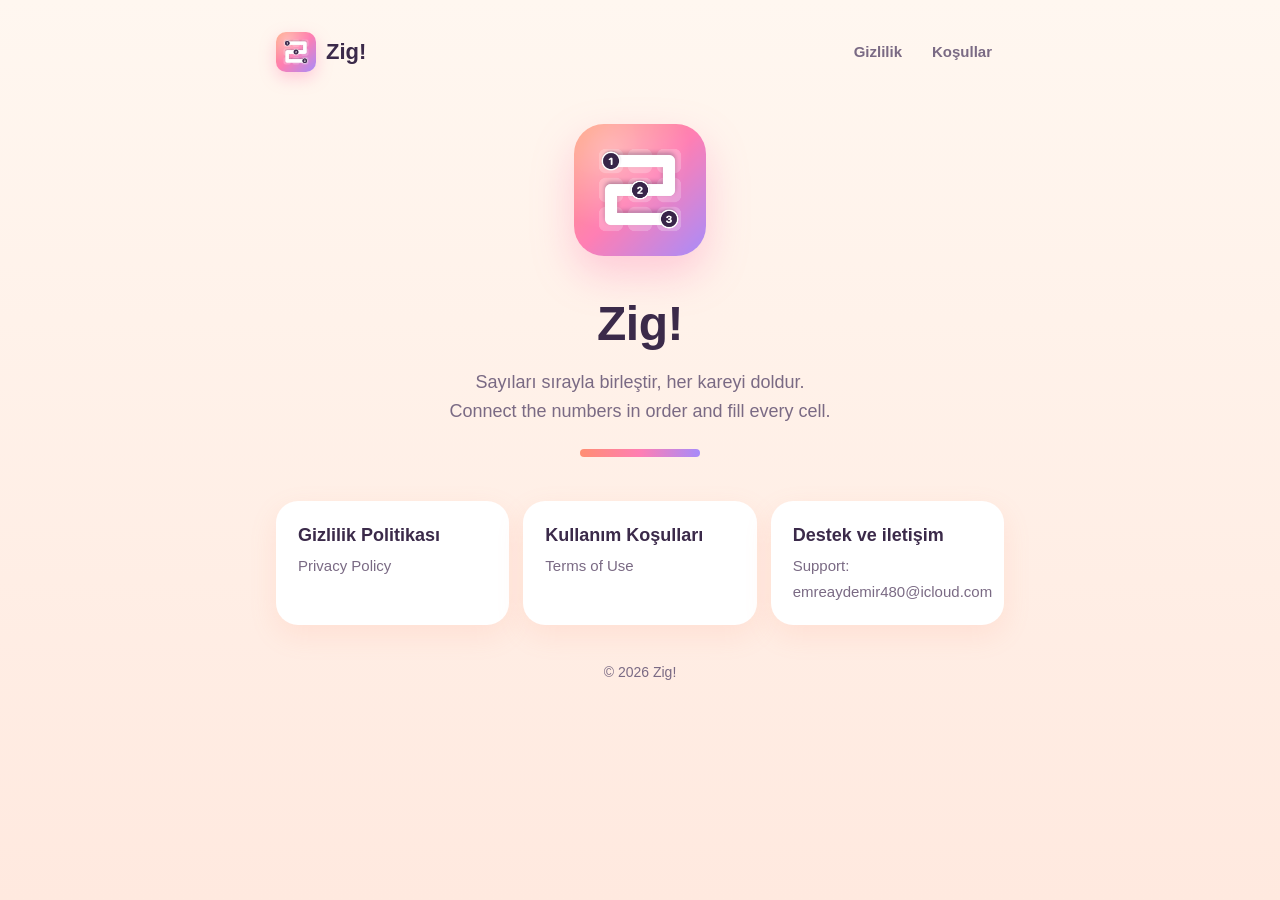
<file: index.html>
<!doctype html>
<html lang="tr">
<head>
  <meta charset="utf-8">
  <meta name="viewport" content="width=device-width, initial-scale=1">
  <title>Zig! Number Path Puzzle</title>
  <meta name="description" content="Zig!: Sayıları sırayla birleştir, her kareyi doldur. Number path puzzle for iPhone.">
  <link rel="icon" href="icon.png">
  <link rel="apple-touch-icon" href="icon.png">
  <link rel="stylesheet" href="style.css">
</head>
<body>
  <div class="wrap">
    <nav class="nav">
      <a class="brand" href="index.html"><img src="icon.png" alt=""><span>Zig!</span></a>
      <div class="nav-links">
        <a href="privacy.html">Gizlilik</a>
        <a href="terms.html">Koşullar</a>
      </div>
    </nav>

    <section class="hero">
      <img src="icon.png" alt="Zig! uygulama ikonu">
      <h1>Zig!</h1>
      <p>Sayıları sırayla birleştir, her kareyi doldur.<br>Connect the numbers in order and fill every cell.</p>
      <div class="bar"></div>
    </section>

    <div class="cards">
      <a class="card" href="privacy.html">
        <strong>Gizlilik Politikası</strong>
        <span>Privacy Policy</span>
      </a>
      <a class="card" href="terms.html">
        <strong>Kullanım Koşulları</strong>
        <span>Terms of Use</span>
      </a>
      <a class="card" href="mailto:emreaydemir480@icloud.com">
        <strong>Destek ve iletişim</strong>
        <span>Support: emreaydemir480@icloud.com</span>
      </a>
    </div>

    <footer>© 2026 Zig!</footer>
  </div>
</body>
</html>
</file>
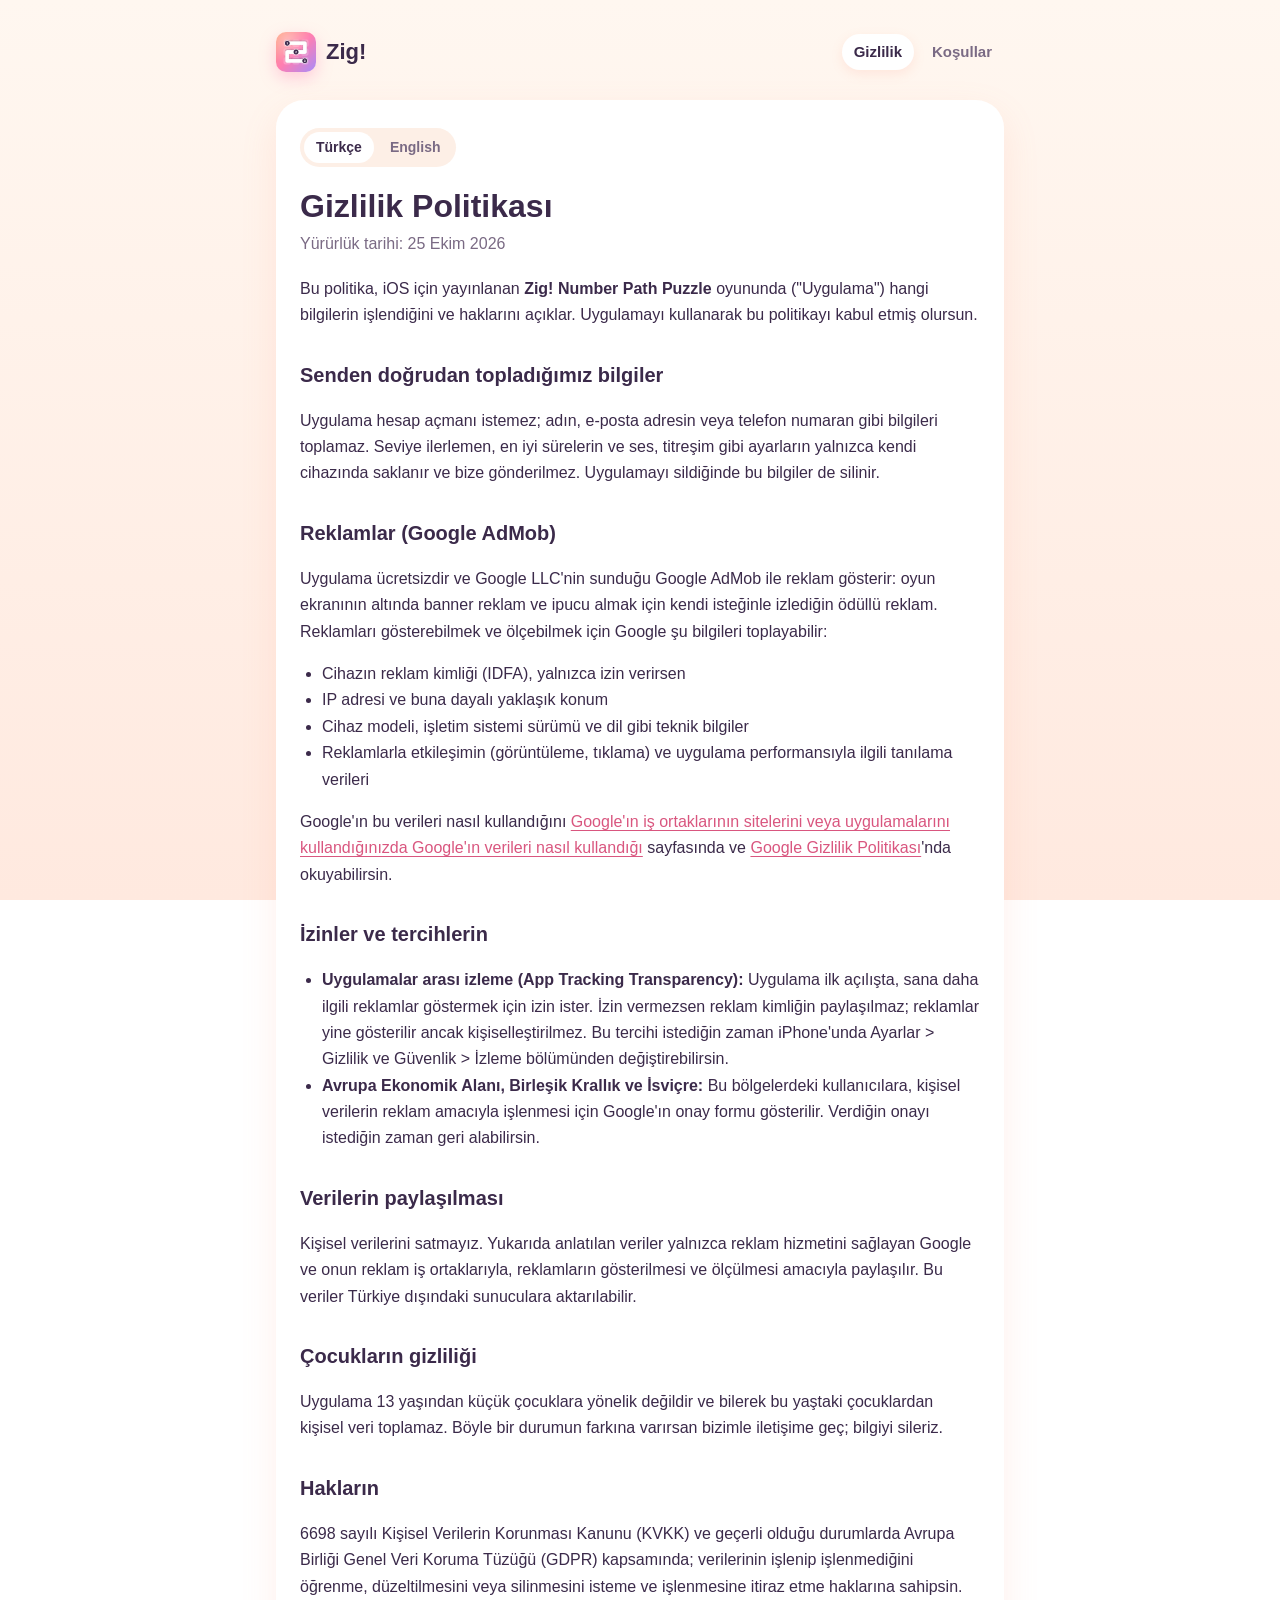
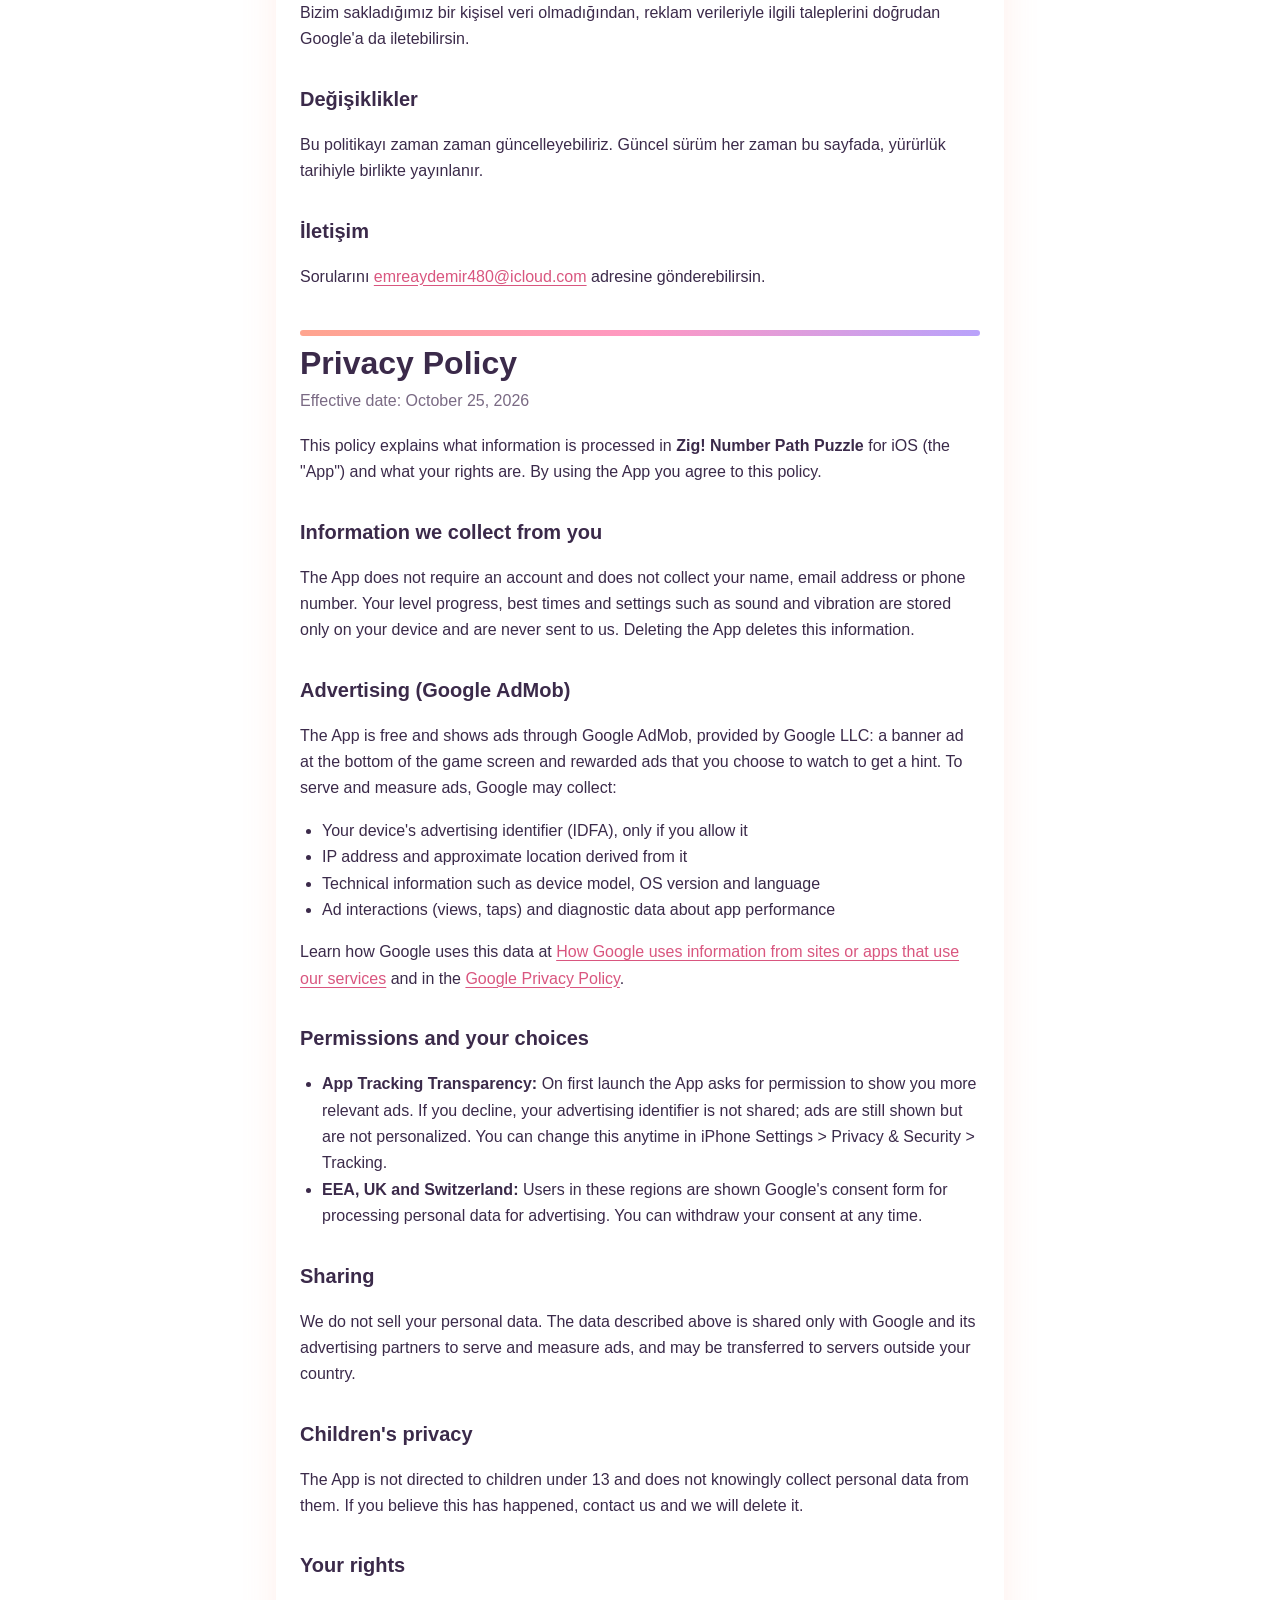
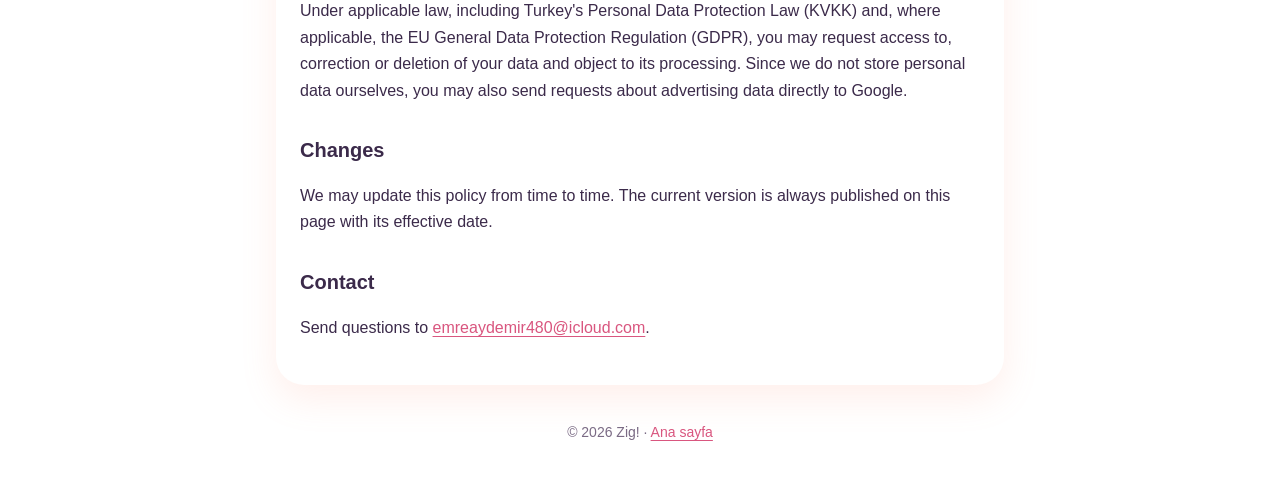
<file: privacy.html>
<!doctype html>
<html lang="tr">
<head>
  <meta charset="utf-8">
  <meta name="viewport" content="width=device-width, initial-scale=1">
  <title>Gizlilik Politikası – Zig!</title>
  <link rel="icon" href="icon.png">
  <link rel="stylesheet" href="style.css">
</head>
<body>
  <div class="wrap">
    <nav class="nav">
      <a class="brand" href="index.html"><img src="icon.png" alt=""><span>Zig!</span></a>
      <div class="nav-links">
        <a href="privacy.html" aria-current="page">Gizlilik</a>
        <a href="terms.html">Koşullar</a>
      </div>
    </nav>

    <article class="doc">
      <div class="lang"><a href="#tr">Türkçe</a><a href="#en">English</a></div>

      <section id="tr" lang="tr">
        <h1>Gizlilik Politikası</h1>
        <p class="meta">Yürürlük tarihi: 25 Ekim 2026</p>

        <p>Bu politika, iOS için yayınlanan <strong>Zig! Number Path Puzzle</strong> oyununda ("Uygulama") hangi bilgilerin işlendiğini ve haklarını açıklar. Uygulamayı kullanarak bu politikayı kabul etmiş olursun.</p>

        <h2>Senden doğrudan topladığımız bilgiler</h2>
        <p>Uygulama hesap açmanı istemez; adın, e-posta adresin veya telefon numaran gibi bilgileri toplamaz. Seviye ilerlemen, en iyi sürelerin ve ses, titreşim gibi ayarların yalnızca kendi cihazında saklanır ve bize gönderilmez. Uygulamayı sildiğinde bu bilgiler de silinir.</p>

        <h2>Reklamlar (Google AdMob)</h2>
        <p>Uygulama ücretsizdir ve Google LLC'nin sunduğu Google AdMob ile reklam gösterir: oyun ekranının altında banner reklam ve ipucu almak için kendi isteğinle izlediğin ödüllü reklam. Reklamları gösterebilmek ve ölçebilmek için Google şu bilgileri toplayabilir:</p>
        <ul>
          <li>Cihazın reklam kimliği (IDFA), yalnızca izin verirsen</li>
          <li>IP adresi ve buna dayalı yaklaşık konum</li>
          <li>Cihaz modeli, işletim sistemi sürümü ve dil gibi teknik bilgiler</li>
          <li>Reklamlarla etkileşimin (görüntüleme, tıklama) ve uygulama performansıyla ilgili tanılama verileri</li>
        </ul>
        <p>Google'ın bu verileri nasıl kullandığını <a href="https://policies.google.com/technologies/partner-sites" target="_blank" rel="noopener">Google'ın iş ortaklarının sitelerini veya uygulamalarını kullandığınızda Google'ın verileri nasıl kullandığı</a> sayfasında ve <a href="https://policies.google.com/privacy" target="_blank" rel="noopener">Google Gizlilik Politikası</a>'nda okuyabilirsin.</p>

        <h2>İzinler ve tercihlerin</h2>
        <ul>
          <li><strong>Uygulamalar arası izleme (App Tracking Transparency):</strong> Uygulama ilk açılışta, sana daha ilgili reklamlar göstermek için izin ister. İzin vermezsen reklam kimliğin paylaşılmaz; reklamlar yine gösterilir ancak kişiselleştirilmez. Bu tercihi istediğin zaman iPhone'unda Ayarlar &gt; Gizlilik ve Güvenlik &gt; İzleme bölümünden değiştirebilirsin.</li>
          <li><strong>Avrupa Ekonomik Alanı, Birleşik Krallık ve İsviçre:</strong> Bu bölgelerdeki kullanıcılara, kişisel verilerin reklam amacıyla işlenmesi için Google'ın onay formu gösterilir. Verdiğin onayı istediğin zaman geri alabilirsin.</li>
        </ul>

        <h2>Verilerin paylaşılması</h2>
        <p>Kişisel verilerini satmayız. Yukarıda anlatılan veriler yalnızca reklam hizmetini sağlayan Google ve onun reklam iş ortaklarıyla, reklamların gösterilmesi ve ölçülmesi amacıyla paylaşılır. Bu veriler Türkiye dışındaki sunuculara aktarılabilir.</p>

        <h2>Çocukların gizliliği</h2>
        <p>Uygulama 13 yaşından küçük çocuklara yönelik değildir ve bilerek bu yaştaki çocuklardan kişisel veri toplamaz. Böyle bir durumun farkına varırsan bizimle iletişime geç; bilgiyi sileriz.</p>

        <h2>Hakların</h2>
        <p>6698 sayılı Kişisel Verilerin Korunması Kanunu (KVKK) ve geçerli olduğu durumlarda Avrupa Birliği Genel Veri Koruma Tüzüğü (GDPR) kapsamında; verilerinin işlenip işlenmediğini öğrenme, düzeltilmesini veya silinmesini isteme ve işlenmesine itiraz etme haklarına sahipsin. Bizim sakladığımız bir kişisel veri olmadığından, reklam verileriyle ilgili taleplerini doğrudan Google'a da iletebilirsin.</p>

        <h2>Değişiklikler</h2>
        <p>Bu politikayı zaman zaman güncelleyebiliriz. Güncel sürüm her zaman bu sayfada, yürürlük tarihiyle birlikte yayınlanır.</p>

        <h2>İletişim</h2>
        <p>Sorularını <a href="mailto:emreaydemir480@icloud.com">emreaydemir480@icloud.com</a> adresine gönderebilirsin.</p>
      </section>

      <div class="divider"></div>

      <section id="en" lang="en">
        <h1>Privacy Policy</h1>
        <p class="meta">Effective date: October 25, 2026</p>

        <p>This policy explains what information is processed in <strong>Zig! Number Path Puzzle</strong> for iOS (the "App") and what your rights are. By using the App you agree to this policy.</p>

        <h2>Information we collect from you</h2>
        <p>The App does not require an account and does not collect your name, email address or phone number. Your level progress, best times and settings such as sound and vibration are stored only on your device and are never sent to us. Deleting the App deletes this information.</p>

        <h2>Advertising (Google AdMob)</h2>
        <p>The App is free and shows ads through Google AdMob, provided by Google LLC: a banner ad at the bottom of the game screen and rewarded ads that you choose to watch to get a hint. To serve and measure ads, Google may collect:</p>
        <ul>
          <li>Your device's advertising identifier (IDFA), only if you allow it</li>
          <li>IP address and approximate location derived from it</li>
          <li>Technical information such as device model, OS version and language</li>
          <li>Ad interactions (views, taps) and diagnostic data about app performance</li>
        </ul>
        <p>Learn how Google uses this data at <a href="https://policies.google.com/technologies/partner-sites" target="_blank" rel="noopener">How Google uses information from sites or apps that use our services</a> and in the <a href="https://policies.google.com/privacy" target="_blank" rel="noopener">Google Privacy Policy</a>.</p>

        <h2>Permissions and your choices</h2>
        <ul>
          <li><strong>App Tracking Transparency:</strong> On first launch the App asks for permission to show you more relevant ads. If you decline, your advertising identifier is not shared; ads are still shown but are not personalized. You can change this anytime in iPhone Settings &gt; Privacy &amp; Security &gt; Tracking.</li>
          <li><strong>EEA, UK and Switzerland:</strong> Users in these regions are shown Google's consent form for processing personal data for advertising. You can withdraw your consent at any time.</li>
        </ul>

        <h2>Sharing</h2>
        <p>We do not sell your personal data. The data described above is shared only with Google and its advertising partners to serve and measure ads, and may be transferred to servers outside your country.</p>

        <h2>Children's privacy</h2>
        <p>The App is not directed to children under 13 and does not knowingly collect personal data from them. If you believe this has happened, contact us and we will delete it.</p>

        <h2>Your rights</h2>
        <p>Under applicable law, including Turkey's Personal Data Protection Law (KVKK) and, where applicable, the EU General Data Protection Regulation (GDPR), you may request access to, correction or deletion of your data and object to its processing. Since we do not store personal data ourselves, you may also send requests about advertising data directly to Google.</p>

        <h2>Changes</h2>
        <p>We may update this policy from time to time. The current version is always published on this page with its effective date.</p>

        <h2>Contact</h2>
        <p>Send questions to <a href="mailto:emreaydemir480@icloud.com">emreaydemir480@icloud.com</a>.</p>
      </section>
    </article>

    <footer>© 2026 Zig! · <a href="index.html">Ana sayfa</a></footer>
  </div>
</body>
</html>
</file>
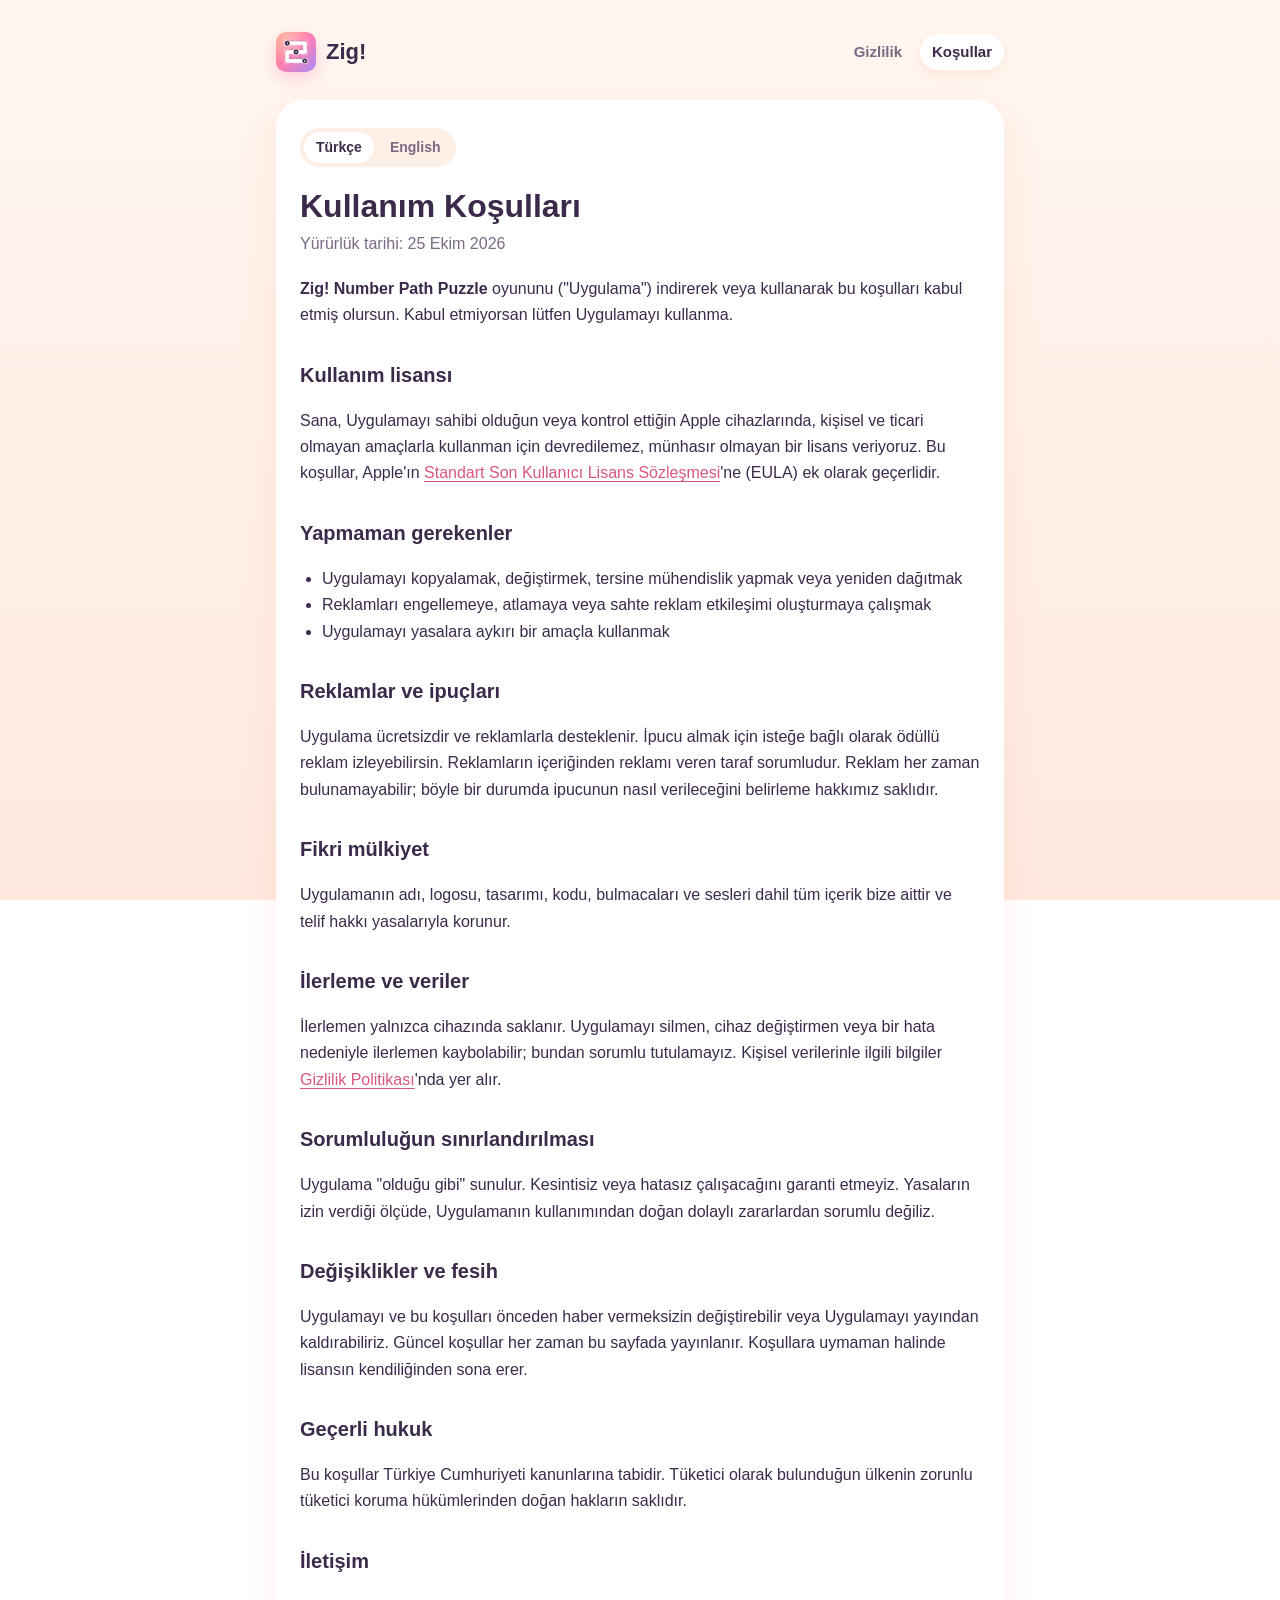
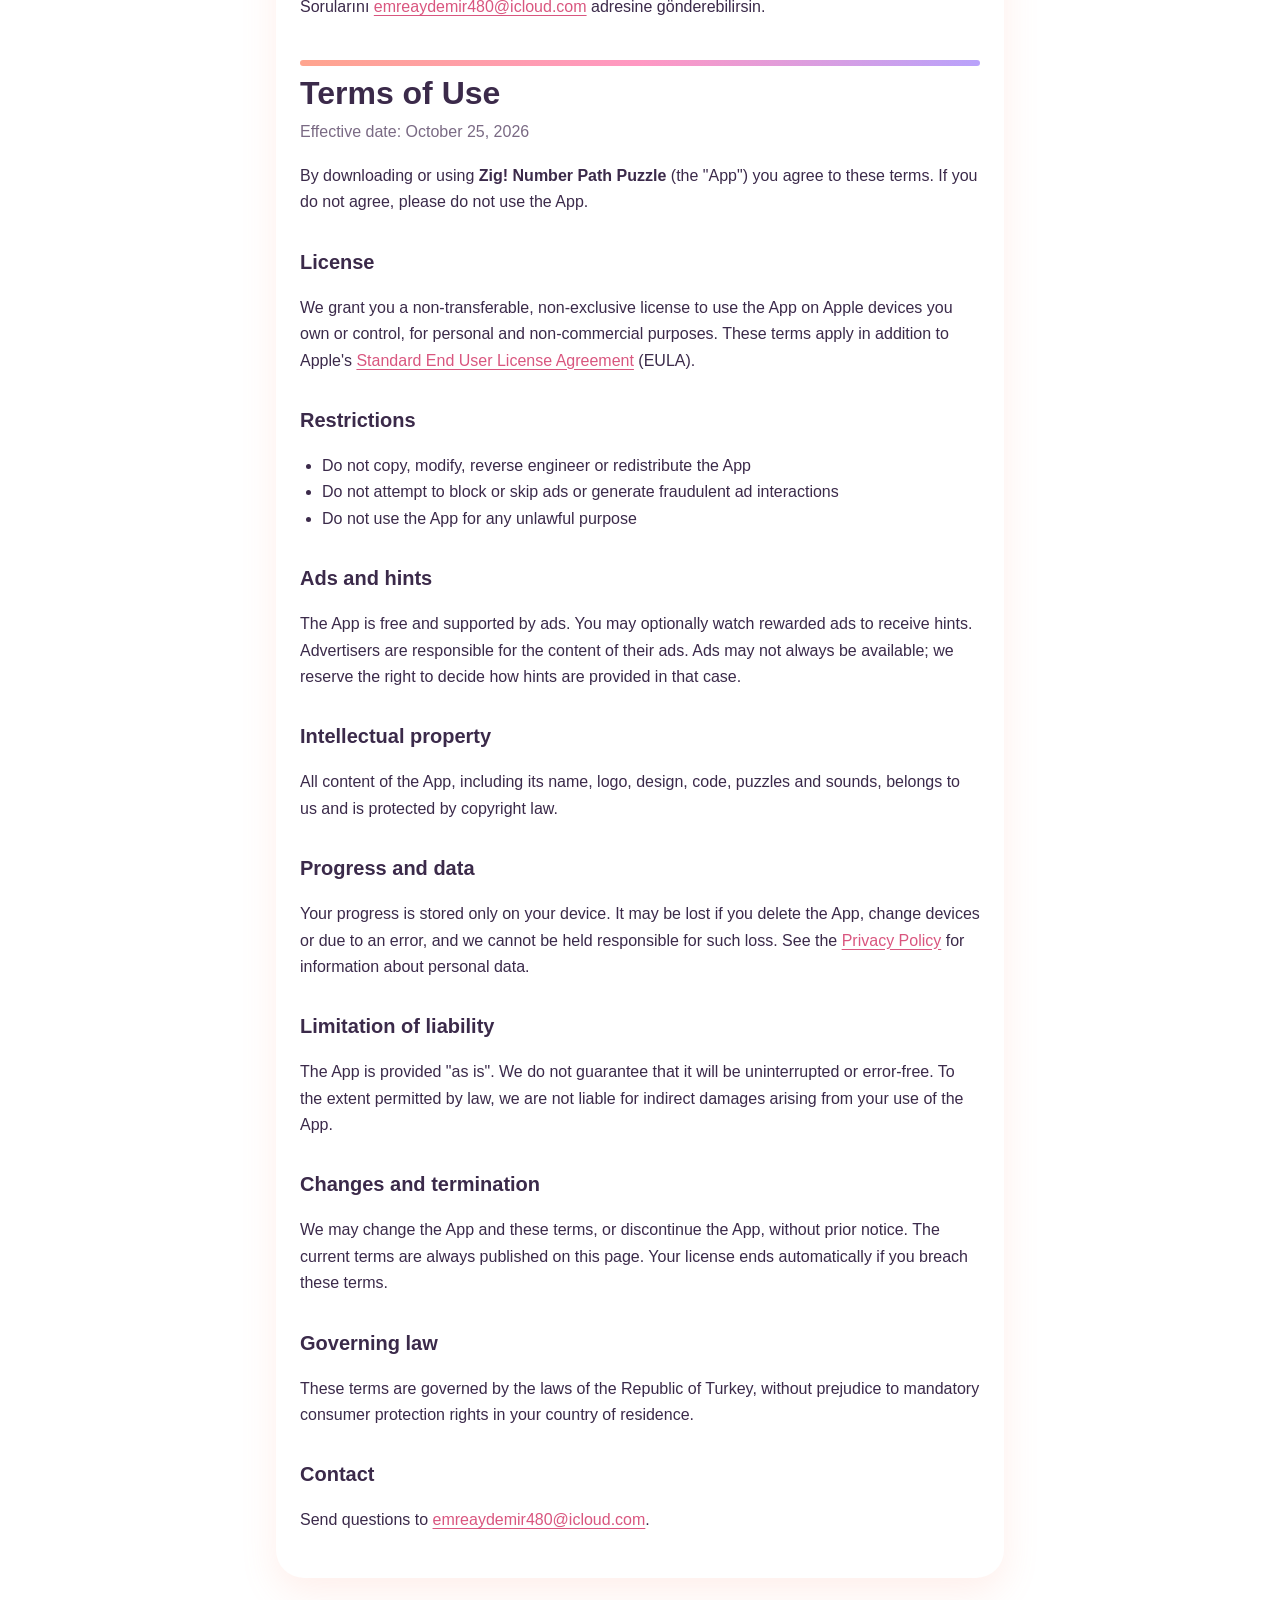
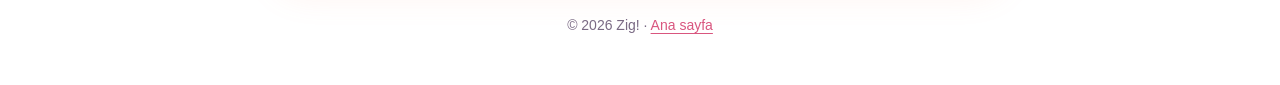
<file: terms.html>
<!doctype html>
<html lang="tr">
<head>
  <meta charset="utf-8">
  <meta name="viewport" content="width=device-width, initial-scale=1">
  <title>Kullanım Koşulları – Zig!</title>
  <link rel="icon" href="icon.png">
  <link rel="stylesheet" href="style.css">
</head>
<body>
  <div class="wrap">
    <nav class="nav">
      <a class="brand" href="index.html"><img src="icon.png" alt=""><span>Zig!</span></a>
      <div class="nav-links">
        <a href="privacy.html">Gizlilik</a>
        <a href="terms.html" aria-current="page">Koşullar</a>
      </div>
    </nav>

    <article class="doc">
      <div class="lang"><a href="#tr">Türkçe</a><a href="#en">English</a></div>

      <section id="tr" lang="tr">
        <h1>Kullanım Koşulları</h1>
        <p class="meta">Yürürlük tarihi: 25 Ekim 2026</p>

        <p><strong>Zig! Number Path Puzzle</strong> oyununu ("Uygulama") indirerek veya kullanarak bu koşulları kabul etmiş olursun. Kabul etmiyorsan lütfen Uygulamayı kullanma.</p>

        <h2>Kullanım lisansı</h2>
        <p>Sana, Uygulamayı sahibi olduğun veya kontrol ettiğin Apple cihazlarında, kişisel ve ticari olmayan amaçlarla kullanman için devredilemez, münhasır olmayan bir lisans veriyoruz. Bu koşullar, Apple'ın <a href="https://www.apple.com/legal/internet-services/itunes/dev/stdeula/" target="_blank" rel="noopener">Standart Son Kullanıcı Lisans Sözleşmesi</a>'ne (EULA) ek olarak geçerlidir.</p>

        <h2>Yapmaman gerekenler</h2>
        <ul>
          <li>Uygulamayı kopyalamak, değiştirmek, tersine mühendislik yapmak veya yeniden dağıtmak</li>
          <li>Reklamları engellemeye, atlamaya veya sahte reklam etkileşimi oluşturmaya çalışmak</li>
          <li>Uygulamayı yasalara aykırı bir amaçla kullanmak</li>
        </ul>

        <h2>Reklamlar ve ipuçları</h2>
        <p>Uygulama ücretsizdir ve reklamlarla desteklenir. İpucu almak için isteğe bağlı olarak ödüllü reklam izleyebilirsin. Reklamların içeriğinden reklamı veren taraf sorumludur. Reklam her zaman bulunamayabilir; böyle bir durumda ipucunun nasıl verileceğini belirleme hakkımız saklıdır.</p>

        <h2>Fikri mülkiyet</h2>
        <p>Uygulamanın adı, logosu, tasarımı, kodu, bulmacaları ve sesleri dahil tüm içerik bize aittir ve telif hakkı yasalarıyla korunur.</p>

        <h2>İlerleme ve veriler</h2>
        <p>İlerlemen yalnızca cihazında saklanır. Uygulamayı silmen, cihaz değiştirmen veya bir hata nedeniyle ilerlemen kaybolabilir; bundan sorumlu tutulamayız. Kişisel verilerinle ilgili bilgiler <a href="privacy.html">Gizlilik Politikası</a>'nda yer alır.</p>

        <h2>Sorumluluğun sınırlandırılması</h2>
        <p>Uygulama "olduğu gibi" sunulur. Kesintisiz veya hatasız çalışacağını garanti etmeyiz. Yasaların izin verdiği ölçüde, Uygulamanın kullanımından doğan dolaylı zararlardan sorumlu değiliz.</p>

        <h2>Değişiklikler ve fesih</h2>
        <p>Uygulamayı ve bu koşulları önceden haber vermeksizin değiştirebilir veya Uygulamayı yayından kaldırabiliriz. Güncel koşullar her zaman bu sayfada yayınlanır. Koşullara uymaman halinde lisansın kendiliğinden sona erer.</p>

        <h2>Geçerli hukuk</h2>
        <p>Bu koşullar Türkiye Cumhuriyeti kanunlarına tabidir. Tüketici olarak bulunduğun ülkenin zorunlu tüketici koruma hükümlerinden doğan hakların saklıdır.</p>

        <h2>İletişim</h2>
        <p>Sorularını <a href="mailto:emreaydemir480@icloud.com">emreaydemir480@icloud.com</a> adresine gönderebilirsin.</p>
      </section>

      <div class="divider"></div>

      <section id="en" lang="en">
        <h1>Terms of Use</h1>
        <p class="meta">Effective date: October 25, 2026</p>

        <p>By downloading or using <strong>Zig! Number Path Puzzle</strong> (the "App") you agree to these terms. If you do not agree, please do not use the App.</p>

        <h2>License</h2>
        <p>We grant you a non-transferable, non-exclusive license to use the App on Apple devices you own or control, for personal and non-commercial purposes. These terms apply in addition to Apple's <a href="https://www.apple.com/legal/internet-services/itunes/dev/stdeula/" target="_blank" rel="noopener">Standard End User License Agreement</a> (EULA).</p>

        <h2>Restrictions</h2>
        <ul>
          <li>Do not copy, modify, reverse engineer or redistribute the App</li>
          <li>Do not attempt to block or skip ads or generate fraudulent ad interactions</li>
          <li>Do not use the App for any unlawful purpose</li>
        </ul>

        <h2>Ads and hints</h2>
        <p>The App is free and supported by ads. You may optionally watch rewarded ads to receive hints. Advertisers are responsible for the content of their ads. Ads may not always be available; we reserve the right to decide how hints are provided in that case.</p>

        <h2>Intellectual property</h2>
        <p>All content of the App, including its name, logo, design, code, puzzles and sounds, belongs to us and is protected by copyright law.</p>

        <h2>Progress and data</h2>
        <p>Your progress is stored only on your device. It may be lost if you delete the App, change devices or due to an error, and we cannot be held responsible for such loss. See the <a href="privacy.html">Privacy Policy</a> for information about personal data.</p>

        <h2>Limitation of liability</h2>
        <p>The App is provided "as is". We do not guarantee that it will be uninterrupted or error-free. To the extent permitted by law, we are not liable for indirect damages arising from your use of the App.</p>

        <h2>Changes and termination</h2>
        <p>We may change the App and these terms, or discontinue the App, without prior notice. The current terms are always published on this page. Your license ends automatically if you breach these terms.</p>

        <h2>Governing law</h2>
        <p>These terms are governed by the laws of the Republic of Turkey, without prejudice to mandatory consumer protection rights in your country of residence.</p>

        <h2>Contact</h2>
        <p>Send questions to <a href="mailto:emreaydemir480@icloud.com">emreaydemir480@icloud.com</a>.</p>
      </section>
    </article>

    <footer>© 2026 Zig! · <a href="index.html">Ana sayfa</a></footer>
  </div>
</body>
</html>
</file>
<file: style.css>
:root {
  --bg: #FFF7F0;
  --bg-bottom: #FFE9DF;
  --card: #FFFFFF;
  --cell: #FDEFE6;
  --coral: #FF8E72;
  --pink: #FF7EB3;
  --lavender: #A78BFA;
  --plum: #3B2A4A;
  --plum-soft: #7A6A84;
  --gradient: linear-gradient(90deg, var(--coral), var(--pink), var(--lavender));
}

* { box-sizing: border-box; }

html { -webkit-text-size-adjust: 100%; }

body {
  margin: 0;
  min-height: 100vh;
  background: linear-gradient(180deg, var(--bg), var(--bg-bottom)) fixed;
  color: var(--plum);
  font-family: ui-rounded, "SF Pro Rounded", -apple-system, BlinkMacSystemFont, "Segoe UI", Roboto, sans-serif;
  line-height: 1.65;
}

a { color: #D9567F; text-underline-offset: 3px; }

.wrap { max-width: 760px; margin: 0 auto; padding: 32px 16px 48px; }

/* Üst bar */
.nav {
  display: flex;
  align-items: center;
  justify-content: space-between;
  gap: 12px;
  margin-bottom: 28px;
}
.brand { display: flex; align-items: center; gap: 10px; text-decoration: none; color: var(--plum); }
.brand img { width: 40px; height: 40px; border-radius: 10px; box-shadow: 0 6px 16px rgba(255, 126, 179, .35); }
.brand span { font-size: 22px; font-weight: 800; }
.nav-links { display: flex; gap: 6px; flex-wrap: wrap; justify-content: flex-end; }
.nav-links a {
  color: var(--plum-soft);
  text-decoration: none;
  font-weight: 600;
  font-size: 15px;
  padding: 6px 12px;
  border-radius: 999px;
}
.nav-links a[aria-current="page"] { background: var(--card); color: var(--plum); box-shadow: 0 4px 12px rgba(255, 142, 114, .15); }

/* Ana sayfa */
.hero { text-align: center; padding: 24px 0 8px; }
.hero img { width: 132px; height: 132px; border-radius: 30px; box-shadow: 0 18px 40px rgba(255, 126, 179, .35); }
.hero h1 { font-size: 48px; margin: 20px 0 4px; font-weight: 800; letter-spacing: -.5px; }
.hero p { font-size: 18px; color: var(--plum-soft); margin: 0 auto; max-width: 440px; }
.bar { height: 8px; width: 120px; margin: 22px auto 0; border-radius: 999px; background: var(--gradient); }

.cards { display: grid; grid-template-columns: repeat(auto-fit, minmax(220px, 1fr)); gap: 14px; margin-top: 36px; }
.card {
  display: block;
  background: var(--card);
  border-radius: 22px;
  padding: 20px 22px;
  text-decoration: none;
  color: var(--plum);
  box-shadow: 0 10px 28px rgba(255, 142, 114, .14);
}
.card strong { display: block; font-size: 18px; margin-bottom: 2px; }
.card span { color: var(--plum-soft); font-size: 15px; }

/* Yasal metin sayfaları */
.doc { background: var(--card); border-radius: 28px; padding: 28px 24px; box-shadow: 0 14px 36px rgba(255, 142, 114, .14); }
.doc h1 { font-size: 32px; line-height: 1.2; margin: 0 0 6px; }
.doc h2 { font-size: 20px; margin: 30px 0 6px; }
.doc p, .doc li { font-size: 16px; }
.doc ul { padding-left: 22px; }
.meta { color: var(--plum-soft); font-size: 14px; margin: 0 0 18px; }
.lang { display: inline-flex; gap: 4px; background: var(--cell); padding: 4px; border-radius: 999px; margin-bottom: 20px; }
.lang a { text-decoration: none; color: var(--plum-soft); font-weight: 600; font-size: 14px; padding: 4px 12px; border-radius: 999px; }
.lang a:first-child { background: var(--card); color: var(--plum); }
.divider { height: 6px; border-radius: 999px; background: var(--gradient); margin: 40px 0 8px; opacity: .8; }

footer { text-align: center; color: var(--plum-soft); font-size: 14px; margin-top: 36px; }

@media (max-width: 520px) {
  .hero h1 { font-size: 40px; }
  .doc { padding: 22px 18px; border-radius: 22px; }
  .doc h1 { font-size: 26px; }
  .brand span { font-size: 20px; }
}
</file>
